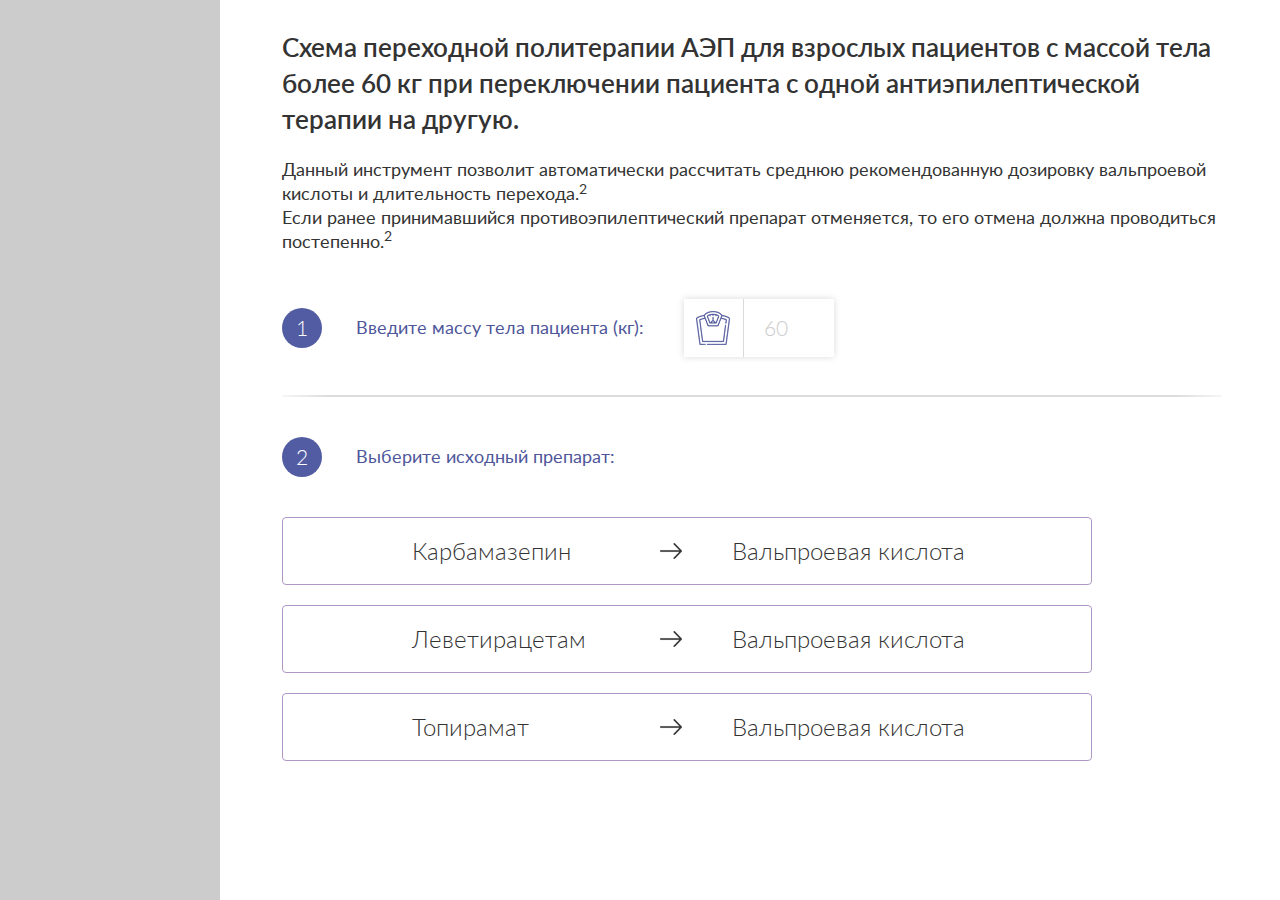
<file: dev/index.html>
<!doctype html>
<html class="no-js" lang="ru">

    <head>
        <meta charset="utf-8">
        <meta http-equiv="x-ua-compatible" content="ie=edge">
        <title>shema-pereclucheniya</title>
        <meta content="" name="description">
        <meta content="" name="keywords">
        <meta name="viewport" content="width=device-width, initial-scale=1">
        
        <meta content="telephone=no" name="format-detection">
        <meta name="HandheldFriendly" content="true">
        <link href="static/css/main.css" rel="stylesheet" type="text/css">
        
        
        <link rel="icon" type="image/png" href="favicon.png">
        <script>
            (function(H){H.className=H.className.replace(/\bno-js\b/,'js')})(document.documentElement)
        </script>
        
    </head>

    <body class="page">
        

        <div class="page-asider"></div>

        <div class="page__wrapp">
            <div class="page__vswrapp" id="test">
                
                <div class="static">
                	<h2 class="title__main">Схема переходной политерапии АЭП для взрослых пациентов с массой тела более 60 кг при переключении пациента с одной антиэпилептической терапии на другую. </h2>
                	<p class="desc__main" data-hide="">Данный инструмент позволит автоматически рассчитать среднюю рекомендованную дозировку вальпроевой кислоты и длительность перехода.<sup>2</sup> </p>
                	<p class="desc__main" data-hide=""> Если ранее принимавшийся противоэпилептический препарат отменяется, то его отмена должна проводиться постепенно.<sup>2</sup>
                	</p>
                
                	<div class="weight">
                		<div class="weight__item is-border">
                			<div class="weight__wrap">
                				<div class="static__num">1</div>
                				<span class="desc__blue js-text"  data-startText="Введите массу тела пациента (кг): "   data-finishText="Масса тела пациента (кг): " >Введите массу тела пациента (кг): </span>
                			</div>
                			<div class="weight__enter">
                				<div class="weight__pic">
                					<img src="static/img/content/libras.png" alt="libras" class="weight__img">
                				</div>
                				<input type="tel" name="weight" class="weight__input" maxlength="3" max="300" placeholder="60" >
                			</div>
                		</div>
                
                		<div class="weight__item" >
                			<div class="static__num">2</div>
                			<span class="desc__blue js-text"  data-startText="Выберите исходный препарат:"  data-finishText="Исходный препарат:"  >Выберите исходный препарат: </span>
                		</div>
                	</div>
                
                	<div class="choise">
                		<a href="#" class="choise__item " data-open="carbamazepin">
                			<div class="choise__from">Карбамазепин</div>
                			<div class="choise__to">Вальпроевая кислота</div>
                		</a>
                		<a href="#" class="choise__item" data-open="livenirazim">
                			<div class="choise__from">Леветирацетам</div>
                			<div class="choise__to">Вальпроевая кислота</div>
                		</a>
                		<a href="#" class="choise__item" data-open="topiramat">
                			<div class="choise__from">Топирамат</div>
                			<div class="choise__to">Вальпроевая кислота</div>
                		</a>
                	</div>
                
                
                </div>
                
                <div class="html2pdf__page-break"></div>
                
                <div class="choose">
                	<div class="choose__title">Схема переключения <sup>1,2,3</sup></div>
                
                	<div class="choose__item" id="carbamazepin">
                		<div class="choose__preparat" >
                			<div class="choose__preparat_from">Карбамазепин</div>
                			<div class="choose__preparat_arrow"></div>
                			<div class="choose__preparat_to">Вальпроевая кислота</div>
                		</div>
                		<div class="week" id="carbamazepinContent">
                
                			<div class="week__title">Недели</div>
                
                			<div class="week__item">
                				<div class="week__from">
                					<div class="week__from_cheet">
                						1000 мг <sup>4*</sup>
                					</div>
                				</div>
                				<div class="week__num mod-transparent"></div>
                				<div class="week__to">
                					<div class="week__to_cheet mod-transparent">
                						0 мг <sup>*</sup>
                					</div>
                				</div>
                			</div>
                
                			<div class="week__item">
                				<div class="week__from">
                					<div class="week__from_cheet">
                						1000 мг <sup>*</sup>
                					</div>
                				</div>
                				<div class="week__num ">1</div>
                				<div class="week__to">
                					<div class="week__to_cheet mod_w20">
                						250 мг <sup>*</sup>
                					</div>
                				</div>
                			</div>
                
                			<div class="week__item">
                				<div class="week__from">
                					<div class="week__from_cheet">
                						1000 мг <sup>*</sup>
                					</div>
                				</div>
                				<div class="week__num ">2</div>
                				<div class="week__to">
                					<div class="week__to_cheet mod_w30">
                						500 мг <sup>*</sup>
                					</div>
                				</div>
                			</div>
                
                			<div class="week__item">
                				<div class="week__from">
                					<div class="week__from_cheet">
                						1000 мг <sup>*</sup>
                					</div>
                				</div>
                				<div class="week__num ">3</div>
                				<div class="week__to">
                					<div class="week__to_cheet mod_w50">
                						750 мг <sup>*</sup>
                					</div>
                				</div>
                			</div>
                
                			<div class="week__item">
                				<div class="week__from">
                					<div class="week__from_cheet">
                						1000 мг <sup>*</sup>
                					</div>
                				</div>
                				<div class="week__num ">4</div>
                				<div class="week__to">
                					<div class="week__to_cheet mod_w60">
                						1000 мг <sup>*</sup>
                					</div>
                				</div>
                			</div>
                
                			<div class="week__item">
                				<div class="week__from">
                					<div class="week__from_cheet">
                						1000 мг <sup>*</sup>
                					</div>
                				</div>
                				<div class="week__num ">5</div>
                				<div class="week__to">
                					<div class="week__to_cheet mod_w80">
                						1250 мг <sup>*</sup>
                					</div>
                				</div>
                			</div>
                
                			<div class="week__item">
                				<div class="week__from">
                					<div class="week__from_cheet mod_w50">
                						800 мг <sup>*</sup>
                					</div>
                				</div>
                				<div class="week__num ">6</div>
                				<div class="week__to">
                					<div class="week__to_cheet">
                						<span>1500 мг</span> <sup>*</sup>
                					</div>
                				</div>
                			</div>
                
                			<div class="week__item">
                				<div class="week__from">
                					<div class="week__from_cheet mod_w50">
                						800 мг <sup>*</sup>
                					</div>
                				</div>
                				<div class="week__num ">7</div>
                				<div class="week__to">
                					<div class="week__to_cheet">
                						<span>1500 мг</span> <sup>*</sup>
                					</div>
                				</div>
                			</div>
                
                			<div class="week__item">
                				<div class="week__from">
                					<div class="week__from_cheet mod_w40">
                						600 мг <sup>*</sup>
                					</div>
                				</div>
                				<div class="week__num ">8</div>
                				<div class="week__to">
                					<div class="week__to_cheet">
                						<span>1500 мг</span> <sup>*</sup>
                					</div>
                				</div>
                			</div>
                
                			<div class="week__item">
                				<div class="week__from">
                					<div class="week__from_cheet mod_w40">
                						600 мг <sup>*</sup>
                					</div>
                				</div>
                				<div class="week__num ">9</div>
                				<div class="week__to">
                					<div class="week__to_cheet">
                						<span>1500 мг</span> <sup>*</sup>
                					</div>
                				</div>
                			</div>
                
                			<div class="week__item">
                				<div class="week__from">
                					<div class="week__from_cheet mod_w30">
                						400 мг <sup>*</sup>
                					</div>
                				</div>
                				<div class="week__num ">10</div>
                				<div class="week__to">
                					<div class="week__to_cheet">
                						<span>1500 мг</span> <sup>*</sup>
                					</div>
                				</div>
                			</div>
                
                			<div class="week__item">
                				<div class="week__from">
                					<div class="week__from_cheet mod_w30">
                						400 мг <sup>*</sup>
                					</div>
                				</div>
                				<div class="week__num ">11</div>
                				<div class="week__to">
                					<div class="week__to_cheet">
                						<span>1500 мг</span> <sup>*</sup>
                					</div>
                				</div>
                			</div>
                
                			<div class="week__item">
                				<div class="week__from">
                					<div class="week__from_cheet mod_w20">
                						200 мг <sup>*</sup>
                					</div>
                				</div>
                				<div class="week__num ">12</div>
                				<div class="week__to">
                					<div class="week__to_cheet">
                						<span>1500 мг</span> <sup>*</sup>
                					</div>
                				</div>
                			</div>
                
                			<div class="week__item">
                				<div class="week__from">
                					<div class="week__from_cheet mod_w20">
                						200 мг <sup>*</sup>
                					</div>
                				</div>
                				<div class="week__num ">13</div>
                				<div class="week__to">
                					<div class="week__to_cheet">
                						<span>1500 мг</span> <sup>*</sup>
                					</div>
                				</div>
                			</div>
                
                			<div class="week__item">
                				<div class="week__from">
                					<div class="week__from_cheet mod-transparent">
                						0 мг <sup>*</sup>
                					</div>
                				</div>
                				<div class="week__num  mod-transparent"></div>
                				<div class="week__to">
                					<div class="week__to_cheet">
                						<span>1500 мг</span> <sup>4*</sup>
                					</div>
                				</div>
                			</div>
                		</div>
                
                		<div class="html2pdf__page-break"></div>
                
                		<div class="is-center" data-hide="" >
                			<!-- <button class="btn"> РАспеЧатать</button> -->
                			<button class="btn" onclick="printDiv('test')" > РАспеЧатать</button>
                		</div>
                	</div>
                
                	<div class="choose__item" id="livenirazim">
                		<div class="choose__preparat" >
                			<div class="choose__preparat_from">Леветирацетам</div>
                			<div class="choose__preparat_arrow"></div>
                			<div class="choose__preparat_to">Вальпроевая кислота</div>
                		</div>
                		<div class="week" id="livenirazimContent">
                			<div class="week__title">Недели</div>
                
                			<div class="week__item">
                				<div class="week__from">
                					<div class="week__from_cheet">
                						1500 мг <sup>4*</sup>
                					</div>
                				</div>
                				<div class="week__num mod-transparent"></div>
                				<div class="week__to">
                					<div class="week__to_cheet mod-transparent">
                						0 мг <sup>*</sup>
                					</div>
                				</div>
                			</div>
                
                			<div class="week__item">
                				<div class="week__from">
                					<div class="week__from_cheet">
                						1500 мг <sup>*</sup>
                					</div>
                				</div>
                				<div class="week__num ">1</div>
                				<div class="week__to">
                					<div class="week__to_cheet mod_w20">
                						300 мг <sup>*</sup>
                					</div>
                				</div>
                			</div>
                
                			<div class="week__item">
                				<div class="week__from">
                					<div class="week__from_cheet">
                						1500 мг <sup>*</sup>
                					</div>
                				</div>
                				<div class="week__num ">2</div>
                				<div class="week__to">
                					<div class="week__to_cheet mod_w30">
                						600 мг <sup>*</sup>
                					</div>
                				</div>
                			</div>
                
                			<div class="week__item">
                				<div class="week__from">
                					<div class="week__from_cheet">
                						1500 мг <sup>*</sup>
                					</div>
                				</div>
                				<div class="week__num ">3</div>
                				<div class="week__to">
                					<div class="week__to_cheet mod_w50">
                						900 мг <sup>*</sup>
                					</div>
                				</div>
                			</div>
                
                			<div class="week__item">
                				<div class="week__from">
                					<div class="week__from_cheet">
                						1500 мг <sup>*</sup>
                					</div>
                				</div>
                				<div class="week__num ">4</div>
                				<div class="week__to">
                					<div class="week__to_cheet mod_w60">
                						1200 мг <sup>*</sup>
                					</div>
                				</div>
                			</div>
                
                			<div class="week__item">
                				<div class="week__from">
                					<div class="week__from_cheet  mod_w80">
                						1250 мг <sup>*</sup>
                					</div>
                				</div>
                				<div class="week__num ">5</div>
                				<div class="week__to">
                					<div class="week__to_cheet">
                						1500 мг <sup>*</sup>
                					</div>
                				</div>
                			</div>
                
                			<div class="week__item">
                				<div class="week__from">
                					<div class="week__from_cheet mod_w80">
                						1250 мг <sup>*</sup>
                					</div>
                				</div>
                				<div class="week__num ">6</div>
                				<div class="week__to">
                					<div class="week__to_cheet">
                						<span>1500 мг</span> <sup>*</sup>
                					</div>
                				</div>
                			</div>
                
                			<div class="week__item">
                				<div class="week__from">
                					<div class="week__from_cheet mod_w70">
                						1000 мг <sup>*</sup>
                					</div>
                				</div>
                				<div class="week__num ">7</div>
                				<div class="week__to">
                					<div class="week__to_cheet">
                						<span>1500 мг</span> <sup>*</sup>
                					</div>
                				</div>
                			</div>
                
                			<div class="week__item">
                				<div class="week__from">
                					<div class="week__from_cheet mod_w70">
                						1000 мг <sup>*</sup>
                					</div>
                				</div>
                				<div class="week__num ">8</div>
                				<div class="week__to">
                					<div class="week__to_cheet">
                						<span>1500 мг</span> <sup>*</sup>
                					</div>
                				</div>
                			</div>
                
                			<div class="week__item">
                				<div class="week__from">
                					<div class="week__from_cheet mod_w50">
                						750 мг <sup>*</sup>
                					</div>
                				</div>
                				<div class="week__num ">9</div>
                				<div class="week__to">
                					<div class="week__to_cheet">
                						<span>1500 мг</span> <sup>*</sup>
                					</div>
                				</div>
                			</div>
                
                			<div class="week__item">
                				<div class="week__from">
                					<div class="week__from_cheet mod_w50">
                						750 мг <sup>*</sup>
                					</div>
                				</div>
                				<div class="week__num ">10</div>
                				<div class="week__to">
                					<div class="week__to_cheet">
                						<span>1500 мг</span> <sup>*</sup>
                					</div>
                				</div>
                			</div>
                
                			<div class="week__item">
                				<div class="week__from">
                					<div class="week__from_cheet mod_w30">
                						500 мг <sup>*</sup>
                					</div>
                				</div>
                				<div class="week__num ">11</div>
                				<div class="week__to">
                					<div class="week__to_cheet">
                						<span>1500 мг</span> <sup>*</sup>
                					</div>
                				</div>
                			</div>
                
                			<div class="week__item">
                				<div class="week__from">
                					<div class="week__from_cheet mod_w30">
                						500 мг <sup>*</sup>
                					</div>
                				</div>
                				<div class="week__num ">12</div>
                				<div class="week__to">
                					<div class="week__to_cheet">
                						<span>1500 мг</span> <sup>*</sup>
                					</div>
                				</div>
                			</div>
                
                			<div class="week__item">
                				<div class="week__from">
                					<div class="week__from_cheet mod_w20">
                						250 мг <sup>*</sup>
                					</div>
                				</div>
                				<div class="week__num ">13</div>
                				<div class="week__to">
                					<div class="week__to_cheet">
                						<span>1500 мг</span> <sup>*</sup>
                					</div>
                				</div>
                			</div>
                
                			<div class="week__item">
                				<div class="week__from">
                					<div class="week__from_cheet mod_w20">
                						250 мг <sup>*</sup>
                					</div>
                				</div>
                				<div class="week__num ">14</div>
                				<div class="week__to">
                					<div class="week__to_cheet">
                						<span>1500 мг</span> <sup>*</sup>
                					</div>
                				</div>
                			</div>
                
                			<div class="week__item">
                				<div class="week__from">
                					<div class="week__from_cheet mod-transparent">
                						0 мг <sup>*</sup>
                					</div>
                				</div>
                				<div class="week__num  mod-transparent"></div>
                				<div class="week__to">
                					<div class="week__to_cheet">
                						<span>1500 мг</span> <sup>4*</sup>
                					</div>
                				</div>
                			</div>
                		</div>
                
                		<!-- <div class="html2pdf__page-break"></div> -->
                
                		<div class="is-center"  data-hide="">
                			<button class="btn"  onclick="printDiv('test')" > РАспеЧатать</button>
                		</div>
                	</div>
                
                	<div class="choose__item" id="topiramat">
                		<div class="choose__preparat" >
                			<div class="choose__preparat_from">Топирамат</div>
                			<div class="choose__preparat_arrow"></div>
                			<div class="choose__preparat_to">Вальпроевая кислота</div>
                		</div>
                		<div class="week" id="topiramatContent" >
                			<div class="week__title">Недели</div>
                
                			<div class="week__item">
                				<div class="week__from">
                					<div class="week__from_cheet">
                						300 мг <sup>4*</sup>
                					</div>
                				</div>
                				<div class="week__num mod-transparent"></div>
                				<div class="week__to">
                					<div class="week__to_cheet mod-transparent">
                						0 мг <sup>*</sup>
                					</div>
                				</div>
                			</div>
                
                			<div class="week__item">
                				<div class="week__from">
                					<div class="week__from_cheet">
                						300 мг <sup>*</sup>
                					</div>
                				</div>
                				<div class="week__num ">1</div>
                				<div class="week__to">
                					<div class="week__to_cheet mod_w40">
                						300 мг <sup>*</sup>
                					</div>
                				</div>
                			</div>
                
                			<div class="week__item">
                				<div class="week__from">
                					<div class="week__from_cheet">
                						300 мг <sup>*</sup>
                					</div>
                				</div>
                				<div class="week__num ">2</div>
                				<div class="week__to">
                					<div class="week__to_cheet mod_w60">
                						600 мг <sup>*</sup>
                					</div>
                				</div>
                			</div>
                
                			<div class="week__item">
                				<div class="week__from">
                					<div class="week__from_cheet">
                						300 мг <sup>*</sup>
                					</div>
                				</div>
                				<div class="week__num ">3</div>
                				<div class="week__to">
                					<div class="week__to_cheet mod_w70">
                						900 мг <sup>*</sup>
                					</div>
                				</div>
                			</div>
                
                			<div class="week__item">
                				<div class="week__from">
                					<div class="week__from_cheet">
                						300 мг <sup>*</sup>
                					</div>
                				</div>
                				<div class="week__num ">4</div>
                				<div class="week__to">
                					<div class="week__to_cheet mod_w80">
                						1200 мг <sup>*</sup>
                					</div>
                				</div>
                			</div>
                
                			<div class="week__item">
                				<div class="week__from">
                					<div class="week__from_cheet  mod_w80">
                						250 мг <sup>*</sup>
                					</div>
                				</div>
                				<div class="week__num ">5</div>
                				<div class="week__to">
                					<div class="week__to_cheet">
                						1500 мг <sup>*</sup>
                					</div>
                				</div>
                			</div>
                
                			<div class="week__item">
                				<div class="week__from">
                					<div class="week__from_cheet mod_w80">
                						250 мг <sup>*</sup>
                					</div>
                				</div>
                				<div class="week__num ">6</div>
                				<div class="week__to">
                					<div class="week__to_cheet">
                						<span>1500 мг</span> <sup>*</sup>
                					</div>
                				</div>
                			</div>
                
                			<div class="week__item">
                				<div class="week__from">
                					<div class="week__from_cheet mod_w70">
                						200 мг <sup>*</sup>
                					</div>
                				</div>
                				<div class="week__num ">7</div>
                				<div class="week__to">
                					<div class="week__to_cheet">
                						<span>1500 мг</span> <sup>*</sup>
                					</div>
                				</div>
                			</div>
                
                			<div class="week__item">
                				<div class="week__from">
                					<div class="week__from_cheet mod_w70">
                						200 мг <sup>*</sup>
                					</div>
                				</div>
                				<div class="week__num ">8</div>
                				<div class="week__to">
                					<div class="week__to_cheet">
                						<span>1500 мг</span> <sup>*</sup>
                					</div>
                				</div>
                			</div>
                
                			<div class="week__item">
                				<div class="week__from">
                					<div class="week__from_cheet mod_w50">
                						150 мг <sup>*</sup>
                					</div>
                				</div>
                				<div class="week__num ">9</div>
                				<div class="week__to">
                					<div class="week__to_cheet">
                						<span>1500 мг</span> <sup>*</sup>
                					</div>
                				</div>
                			</div>
                
                			<div class="week__item">
                				<div class="week__from">
                					<div class="week__from_cheet mod_w50">
                						150 мг <sup>*</sup>
                					</div>
                				</div>
                				<div class="week__num ">10</div>
                				<div class="week__to">
                					<div class="week__to_cheet">
                						<span>1500 мг</span> <sup>*</sup>
                					</div>
                				</div>
                			</div>
                
                			<div class="week__item">
                				<div class="week__from">
                					<div class="week__from_cheet mod_w30">
                						100 мг <sup>*</sup>
                					</div>
                				</div>
                				<div class="week__num ">11</div>
                				<div class="week__to">
                					<div class="week__to_cheet">
                						<span>1500 мг</span> <sup>*</sup>
                					</div>
                				</div>
                			</div>
                
                			<div class="week__item">
                				<div class="week__from">
                					<div class="week__from_cheet mod_w30">
                						100 мг <sup>*</sup>
                					</div>
                				</div>
                				<div class="week__num ">12</div>
                				<div class="week__to">
                					<div class="week__to_cheet">
                						<span>1500 мг</span> <sup>*</sup>
                					</div>
                				</div>
                			</div>
                
                			<div class="week__item">
                				<div class="week__from">
                					<div class="week__from_cheet mod_w20">
                						50 мг <sup>*</sup>
                					</div>
                				</div>
                				<div class="week__num ">13</div>
                				<div class="week__to">
                					<div class="week__to_cheet">
                						<span>1500 мг</span> <sup>*</sup>
                					</div>
                				</div>
                			</div>
                
                			<div class="week__item">
                				<div class="week__from">
                					<div class="week__from_cheet mod_w20">
                						50 мг <sup>*</sup>
                					</div>
                				</div>
                				<div class="week__num ">14</div>
                				<div class="week__to">
                					<div class="week__to_cheet">
                						<span>1500 мг</span> <sup>*</sup>
                					</div>
                				</div>
                			</div>
                
                			<div class="week__item">
                				<div class="week__from">
                					<div class="week__from_cheet mod-transparent">
                						0 мг <sup>*</sup>
                					</div>
                				</div>
                				<div class="week__num  mod-transparent"></div>
                				<div class="week__to">
                					<div class="week__to_cheet">
                						<span>1500 мг</span> <sup>4*</sup>
                					</div>
                				</div>
                			</div>
                		</div>
                
                		<!-- <div class="html2pdf__page-break"></div> -->
                
                		<div class="is-center"  data-hide="">
                			<button class="btn"  onclick="printDiv('test')" > РАспеЧатать</button>
                		</div>
                
                	</div>
                
                </div>                
                <footer class="shema_footer">
                	<ul class="simple__list">
                		<li class="simple__item">
                			<img class="simple__item_icon" src="static/img/content/icon-list.png" alt="list-icon">
                			<p class="desc__main">Хотя суточная доза определяется в зависимости от возраста и массы тела больного, следует принимать во внимание широкий спектр индивидуальной чувствительности к вальпроевой кислоте.<sup>2</sup></p>
                		</li>
                	</ul>
                
                	<div class="literature">
                		<h4 class="literature__title"> Источники:</h4>
                		<ul class="literature__list">
                			<li class="literature__item">B.F. Bourgeois. Epilepsy Res. 2002; 52(1): 53-60/</li>
                			<li class="literature__item">Инструкция по медицинскому применению препарата Депакин<sup>®</sup> Хроносфера от 12.07.2017 </li>
                			<li class="literature__item">Ковалева И.Ю. Выбор альтернативной монотерапии при эпилепсии. Эпилепсия и пароксизмальные состояния 2015, том 7, №4, с.50-57.</li>
                			<li class="literature__item">http://www.whocc.no/atc_ddd_index/ Дата обращения 29.01.2016.</li>
                		</ul>
                	</div>
                
                	<div class="footnote">
                		<p class="footnote__desc"><sup>&lowast;</sup> Использована “усредненная” суточная доза - defined daily dose, рекомендованная ВОЗ для стандартизированных расчетов.</p>
                		<p class="footnote__desc"><sup>&lowast;&lowast;</sup> При расчетах в качестве средней массы тела использовалась масса 75 кг.</p>
                		<p class="footnote__desc"> <sup>&lowast;&lowast;&lowast; </sup>МИНИСТЕРСТВО ЗДРАВООХРАНЕНИЯ И СОЦИАЛЬНОГО РАЗВИТИЯ РОССИЙСКОЙ ФЕДЕРАЦИИ ПРИКАЗ 28 февраля 2005 г. N 174 ОБ УТВЕРЖДЕНИИ СТАНДАРТА МЕДИЦИНСКОЙ ПОМОЩИ БОЛЬНЫМ ЭПИЛЕПСИЕЙ; National Institute for Health and Care Excellence (NICE). Epilepsies: diagnosis and management, Clinical guideline (CG137), Published: 11 January 2012, Last updated February 2016 (nice.org.uk/cg137, дата обращения 27.05.2016); - В.В. Калинин, Психиатрия и психофармакотерапия им. П.Б. Ганнушкина. 2003; 03: 126 - 130.</p>
                	</div>
                	<div class="ru-nomeric">SARU.VPA.18.02.0269.</div>
                </footer>            </div>
        </div>

        <div class="page-popup">
            <div class="page-window">
                <p class="popup__desc">Пожалуйста, укажите вес <br> от 60 кг</p>
                <button class="popup__btn">Ввод</button>
            </div>
        </div>

        <script src="static/js/separate-js/html2pdf.bundle.min.js"></script>
        <script src="static/js/main.js"></script>


        <script type="text/javascript">




        </script>
    </body>

</html>
</file>
<file: dev/static/css/main.css>
/*! normalize.css v7.0.0 | MIT License | github.com/necolas/normalize.css */
/* Document
   ========================================================================== */
/**
 * 1. Correct the line height in all browsers.
 * 2. Prevent adjustments of font size after orientation changes in
 *    IE on Windows Phone and in iOS.
 */
html {
  line-height: 1.15;
  /* 1 */
  -ms-text-size-adjust: 100%;
  /* 2 */
  -webkit-text-size-adjust: 100%;
  /* 2 */
}

/* Sections
   ========================================================================== */
/**
 * Remove the margin in all browsers (opinionated).
 */
body {
  margin: 0;
}

/**
 * Add the correct display in IE 9-.
 */
article,
aside,
footer,
header,
nav,
section {
  display: block;
}

/**
 * Correct the font size and margin on `h1` elements within `section` and
 * `article` contexts in Chrome, Firefox, and Safari.
 */
h1 {
  font-size: 2em;
  margin: 0.67em 0;
}

/* Grouping content
   ========================================================================== */
/**
 * Add the correct display in IE 9-.
 * 1. Add the correct display in IE.
 */
figcaption,
figure,
main {
  /* 1 */
  display: block;
}

/**
 * Add the correct margin in IE 8.
 */
figure {
  margin: 1em 40px;
}

/**
 * 1. Add the correct box sizing in Firefox.
 * 2. Show the overflow in Edge and IE.
 */
hr {
  box-sizing: content-box;
  /* 1 */
  height: 0;
  /* 1 */
  overflow: visible;
  /* 2 */
}

/**
 * 1. Correct the inheritance and scaling of font size in all browsers.
 * 2. Correct the odd `em` font sizing in all browsers.
 */
pre {
  font-family: monospace, monospace;
  /* 1 */
  font-size: 1em;
  /* 2 */
}

/* Text-level semantics
   ========================================================================== */
/**
 * 1. Remove the gray background on active links in IE 10.
 * 2. Remove gaps in links underline in iOS 8+ and Safari 8+.
 */
a {
  background-color: transparent;
  /* 1 */
  -webkit-text-decoration-skip: objects;
  /* 2 */
}

/**
 * 1. Remove the bottom border in Chrome 57- and Firefox 39-.
 * 2. Add the correct text decoration in Chrome, Edge, IE, Opera, and Safari.
 */
abbr[title] {
  border-bottom: none;
  /* 1 */
  text-decoration: underline;
  /* 2 */
  text-decoration: underline dotted;
  /* 2 */
}

/**
 * Prevent the duplicate application of `bolder` by the next rule in Safari 6.
 */
b,
strong {
  font-weight: inherit;
}

/**
 * Add the correct font weight in Chrome, Edge, and Safari.
 */
b,
strong {
  font-weight: bolder;
}

/**
 * 1. Correct the inheritance and scaling of font size in all browsers.
 * 2. Correct the odd `em` font sizing in all browsers.
 */
code,
kbd,
samp {
  font-family: monospace, monospace;
  /* 1 */
  font-size: 1em;
  /* 2 */
}

/**
 * Add the correct font style in Android 4.3-.
 */
dfn {
  font-style: italic;
}

/**
 * Add the correct background and color in IE 9-.
 */
mark {
  background-color: #ff0;
  color: #000;
}

/**
 * Add the correct font size in all browsers.
 */
small {
  font-size: 80%;
}

/**
 * Prevent `sub` and `sup` elements from affecting the line height in
 * all browsers.
 */
sub,
sup {
  font-size: 75%;
  line-height: 0;
  position: relative;
  vertical-align: baseline;
}

sub {
  bottom: -0.25em;
}

sup {
  top: -0.5em;
}

/* Embedded content
   ========================================================================== */
/**
 * Add the correct display in IE 9-.
 */
audio,
video {
  display: inline-block;
}

/**
 * Add the correct display in iOS 4-7.
 */
audio:not([controls]) {
  display: none;
  height: 0;
}

/**
 * Remove the border on images inside links in IE 10-.
 */
img {
  border-style: none;
}

/**
 * Hide the overflow in IE.
 */
svg:not(:root) {
  overflow: hidden;
}

/* Forms
   ========================================================================== */
/**
 * 1. Change the font styles in all browsers (opinionated).
 * 2. Remove the margin in Firefox and Safari.
 */
button,
input,
optgroup,
select,
textarea {
  font-family: sans-serif;
  /* 1 */
  font-size: 100%;
  /* 1 */
  line-height: 1.15;
  /* 1 */
  margin: 0;
  /* 2 */
}

/**
 * Show the overflow in IE.
 * 1. Show the overflow in Edge.
 */
button,
input {
  /* 1 */
  overflow: visible;
}

/**
 * Remove the inheritance of text transform in Edge, Firefox, and IE.
 * 1. Remove the inheritance of text transform in Firefox.
 */
button,
select {
  /* 1 */
  text-transform: none;
}

/**
 * 1. Prevent a WebKit bug where (2) destroys native `audio` and `video`
 *    controls in Android 4.
 * 2. Correct the inability to style clickable types in iOS and Safari.
 */
button,
html [type="button"],
[type="reset"],
[type="submit"] {
  -webkit-appearance: button;
  /* 2 */
}

/**
 * Remove the inner border and padding in Firefox.
 */
button::-moz-focus-inner,
[type="button"]::-moz-focus-inner,
[type="reset"]::-moz-focus-inner,
[type="submit"]::-moz-focus-inner {
  border-style: none;
  padding: 0;
}

/**
 * Restore the focus styles unset by the previous rule.
 */
button:-moz-focusring,
[type="button"]:-moz-focusring,
[type="reset"]:-moz-focusring,
[type="submit"]:-moz-focusring {
  outline: 1px dotted ButtonText;
}

/**
 * Correct the padding in Firefox.
 */
fieldset {
  padding: 0.35em 0.75em 0.625em;
}

/**
 * 1. Correct the text wrapping in Edge and IE.
 * 2. Correct the color inheritance from `fieldset` elements in IE.
 * 3. Remove the padding so developers are not caught out when they zero out
 *    `fieldset` elements in all browsers.
 */
legend {
  box-sizing: border-box;
  /* 1 */
  color: inherit;
  /* 2 */
  display: table;
  /* 1 */
  max-width: 100%;
  /* 1 */
  padding: 0;
  /* 3 */
  white-space: normal;
  /* 1 */
}

/**
 * 1. Add the correct display in IE 9-.
 * 2. Add the correct vertical alignment in Chrome, Firefox, and Opera.
 */
progress {
  display: inline-block;
  /* 1 */
  vertical-align: baseline;
  /* 2 */
}

/**
 * Remove the default vertical scrollbar in IE.
 */
textarea {
  overflow: auto;
}

/**
 * 1. Add the correct box sizing in IE 10-.
 * 2. Remove the padding in IE 10-.
 */
[type="checkbox"],
[type="radio"] {
  box-sizing: border-box;
  /* 1 */
  padding: 0;
  /* 2 */
}

/**
 * Correct the cursor style of increment and decrement buttons in Chrome.
 */
[type="number"]::-webkit-inner-spin-button,
[type="number"]::-webkit-outer-spin-button {
  height: auto;
}

/**
 * 1. Correct the odd appearance in Chrome and Safari.
 * 2. Correct the outline style in Safari.
 */
[type="search"] {
  -webkit-appearance: textfield;
  /* 1 */
  outline-offset: -2px;
  /* 2 */
}

/**
 * Remove the inner padding and cancel buttons in Chrome and Safari on macOS.
 */
[type="search"]::-webkit-search-cancel-button,
[type="search"]::-webkit-search-decoration {
  -webkit-appearance: none;
}

/**
 * 1. Correct the inability to style clickable types in iOS and Safari.
 * 2. Change font properties to `inherit` in Safari.
 */
::-webkit-file-upload-button {
  -webkit-appearance: button;
  /* 1 */
  font: inherit;
  /* 2 */
}

/* Interactive
   ========================================================================== */
/*
 * Add the correct display in IE 9-.
 * 1. Add the correct display in Edge, IE, and Firefox.
 */
details,
menu {
  display: block;
}

/*
 * Add the correct display in all browsers.
 */
summary {
  display: list-item;
}

/* Scripting
   ========================================================================== */
/**
 * Add the correct display in IE 9-.
 */
canvas {
  display: inline-block;
}

/**
 * Add the correct display in IE.
 */
template {
  display: none;
}

/* Hidden
   ========================================================================== */
/**
 * Add the correct display in IE 10-.
 */
[hidden] {
  display: none;
}

/* Your custom fonts here */
@font-face {
  font-family: "lato-thin";
  src: url("../fonts/lato-thin.woff2") format("woff2"), url("../fonts/lato-thin.woff") format("woff");
  font-weight: normal;
  font-style: normal;
}

@font-face {
  font-family: "lato-semibold-webfont";
  src: url("../fonts/lato-semibold-webfont.woff2") format("woff2"), url("../fonts/lato-semibold-webfont.woff") format("woff");
  font-weight: normal;
  font-style: normal;
}

@font-face {
  font-family: "lato-regular-webfont";
  src: url("../fonts/lato-regular-webfont.woff2") format("woff2"), url("../fonts/lato-regular-webfont.woff") format("woff");
  font-weight: normal;
  font-style: normal;
}

@font-face {
  font-family: "lato-medium-webfont";
  src: url("../fonts/lato-medium-webfont.woff2") format("woff2"), url("../fonts/lato-medium-webfont.woff") format("woff");
  font-weight: normal;
  font-style: normal;
}

@font-face {
  font-family: "lato-light";
  src: url("../fonts/lato-light.woff2") format("woff2"), url("../fonts/lato-light.woff") format("woff");
  font-weight: normal;
  font-style: normal;
}

@font-face {
  font-family: "lato-italic-webfont";
  src: url("../fonts/lato-italic-webfont.woff2") format("woff2"), url("../fonts/lato-italic-webfont.woff") format("woff");
  font-weight: normal;
  font-style: normal;
}

@font-face {
  font-family: "lato-hairline";
  src: url("../fonts/lato-hairline.woff2") format("woff2"), url("../fonts/lato-hairline.woff") format("woff");
  font-weight: normal;
  font-style: normal;
}

@font-face {
  font-family: "lato-bold-webfont";
  src: url("../fonts/lato-bold-webfont.woff2") format("woff2"), url("../fonts/lato-bold-webfont.woff") format("woff");
  font-weight: normal;
  font-style: normal;
}

html ::-moz-selection {
  background: rgba(0, 0, 0, 0.2);
  color: #fff;
}

html ::selection {
  background: rgba(0, 0, 0, 0.2);
  color: #fff;
}

html ::-moz-selection {
  background: rgba(0, 0, 0, 0.2);
  color: #fff;
}

html, body {
  height: 100%;
}

body {
  color: #000;
  font-family: 'lato-regular-webfont', Arial, sans-serif;
}

.page-asider {
  position: relative;
  display: inline-block;
  vertical-align: top;
  width: 220px;
  height: 100%;
  background-color: #ccc;
}

@media only screen and (max-width: 1024px) {
  .page-asider {
    display: none;
  }
}

.page__wrapp {
  width: calc(100% - 225px);
  display: inline-block;
  vertical-align: top;
}

@media only screen and (max-width: 1024px) {
  .page__wrapp {
    width: 100%;
  }
}

@media print {
  .page__wrapp {
    width: 100%;
  }
  .page-asider {
    display: none;
  }
  .weight__item.is-border {
    padding-bottom: 0;
  }
}

.page__vswrapp {
  width: 100%;
  max-width: 980px;
  padding: 0 20px;
  margin: 30px auto;
  box-sizing: border-box;
}

* html .page__wrapper {
  height: 100%;
}

a {
  text-decoration: none;
  outline: none;
}

h1, h2, h3, h4, h5, h6 {
  margin: 0 0 .8em;
  font-weight: normal;
  line-height: 1.1;
}

h1 {
  font-size: 2em;
}

h2 {
  font-size: 1.8em;
}

h3 {
  font-size: 1.6em;
}

h4 {
  font-size: 1.5em;
}

h5 {
  font-size: 1.4em;
}

h6 {
  font-size: 1.3em;
}

b, strong {
  font-weight: normal;
}

p {
  margin: 0;
}

.btn {
  display: inline-block;
  vertical-align: top;
  width: 260px;
  max-width: 100%;
  left: 60px;
  text-align: center;
  line-height: 60px;
  text-transform: uppercase;
  font-size: 14px;
  background-color: #525ca3;
  border: none;
  outline: none;
  padding: 0;
  margin: 0;
  border-radius: 4px;
  color: #fff;
  cursor: pointer;
  font-family: 'lato-regular-webfont', Arial, sans-serif;
  -webkit-transition: 0.4s;
  transition: 0.4s;
}

@media only screen and (max-width: 700px) {
  .btn {
    line-height: 36px;
    font-size: 16px;
  }
}

@media only screen and (max-width: 650px) {
  .btn {
    font-size: 12px;
  }
}

.btn:hover {
  box-shadow: 0 0 6px rgba(83, 92, 161, 0.4);
}

/*-- title -*/
.title__main {
  font-size: 26px;
  line-height: 1.38;
  color: #333;
  font-family: 'lato-semibold-webfont', Arial, sans-serif;
}

@media only screen and (max-width: 700px) {
  .title__main {
    font-size: 18px;
  }
}

/*- desc -*/
.desc__main {
  font-size: 18px;
  color: #333;
  line-height: 1.33;
  font-family: 'lato-regular-webfont', Arial, sans-serif;
}

@media only screen and (max-width: 700px) {
  .desc__main {
    font-size: 14px;
  }
}

.desc__blue {
  font-size: 18px;
  line-height: 1.66;
  color: #4e569a;
  font-family: 'lato-regular-webfont', Arial, sans-serif;
}

@media only screen and (max-width: 700px) {
  .desc__blue {
    font-size: 14px;
  }
}

.is-center {
  text-align: center;
}

.ru-nomeric {
  font-size: 14px;
  color: #333;
  font-family: 'lato-regular-webfont', Arial, sans-serif;
}

@media only screen and (max-width: 700px) {
  .ru-nomeric {
    font-size: 12px;
  }
}

.page-popup {
  position: fixed;
  top: 0;
  bottom: 0;
  left: 0;
  right: 0;
  display: none;
}

.page-popup.is-active {
  display: block;
}

.page-window {
  position: absolute;
  top: 50%;
  left: 50%;
  -webkit-transform: translate(-50%, -50%);
          transform: translate(-50%, -50%);
  width: 466px;
  max-width: 100%;
  padding: 40px 20px;
  background-color: #fff;
  box-shadow: 0px 2px 15px 0px rgba(0, 0, 0, 0.15);
  text-align: center;
}

.popup__desc {
  font-size: 24px;
  line-height: 1.25;
  margin: 0;
  color: #4e569a;
  font-family: 'lato-regular-webfont', Arial, sans-serif;
}

.popup__btn {
  display: inline-block;
  vertical-align: top;
  margin-top: 20px;
  padding: 0 20px;
  height: 60px;
  width: 258px;
  max-width: 100%;
  line-height: 60px;
  text-transform: uppercase;
  font-size: 14px;
  color: #fff;
  letter-spacing: .075em;
  border: none;
  outline: none;
  border-radius: 4px;
  background-color: #4e569a;
  cursor: pointer;
  -webkit-transition: 0.4s;
  transition: 0.4s;
}

.popup__btn:hover {
  opacity: .8;
}

.choose {
  margin-top: 60px;
  display: none;
}

@media only screen and (max-width: 700px) {
  .choose {
    margin-top: 30px;
  }
}

.choose.is-active {
  display: block;
}

.choose__title {
  font-size: 26px;
  color: #4e569a;
  line-height: .8;
  margin-bottom: 36px;
  text-align: center;
  font-family: 'lato-semibold-webfont', Arial, sans-serif;
}

@media only screen and (max-width: 700px) {
  .choose__title {
    font-size: 18px;
    margin-bottom: 20px;
  }
}

.choose__title sup {
  font-size: 50%;
}

.choose__item {
  display: none;
}

.choose__preparat {
  width: 100%;
  display: -webkit-box;
  display: -ms-flexbox;
  display: flex;
  -webkit-box-align: center;
      -ms-flex-align: center;
          align-items: center;
  -webkit-box-pack: justify;
      -ms-flex-pack: justify;
          justify-content: space-between;
  font-size: 0;
  margin-bottom: 20px;
}

.choose__preparat_from {
  font-size: 21px;
  margin-right: 30px;
  letter-spacing: -.032em;
  color: #be006b;
  font-family: 'lato-light', Arial, sans-serif;
}

@media only screen and (max-width: 450px) {
  .choose__preparat_from {
    font-size: 12px;
    margin-right: 14px;
  }
}

.choose__preparat_to {
  font-size: 21px;
  margin-left: 30px;
  letter-spacing: -.032em;
  color: #ae97c4;
  font-family: 'lato-light', Arial, sans-serif;
}

@media only screen and (max-width: 450px) {
  .choose__preparat_to {
    font-size: 12px;
    margin-left: 14px;
  }
}

.choose__preparat_arrow {
  position: relative;
  margin-top: 1px;
  height: 1px;
  -webkit-box-flex: 1;
      -ms-flex: 1 1 auto;
          flex: 1 1 auto;
  background-color: #ccc;
}

.choose__preparat_arrow:after {
  content: '';
  position: absolute;
  right: -4px;
  top: 0;
  -webkit-transform: translate(50%, -38%);
          transform: translate(50%, -38%);
  width: 0px;
  height: 0px;
  border-style: solid;
  border-width: 3.5px 0 3.5px 11px;
  border-color: transparent transparent transparent #ccc;
}

.choose.is-print {
  margin-top: 0;
  width: 100%;
  min-width: 600px;
}

.choose.is-print .week__to_cheet,
.choose.is-print .week__from_cheet {
  height: 35px;
}

.choose.is-print .week__item {
  height: 35px;
  line-height: 35px;
  margin-top: 10px;
}

.choose.is-print .choose__title {
  font-size: 22px;
  margin-bottom: 12px;
}

.week {
  font-size: 18px;
  color: #333;
  margin-bottom: 60px;
  text-align: center;
  font-family: 'lato-light', Arial, sans-serif;
}

@media only screen and (max-width: 700px) {
  .week {
    margin-bottom: 40px;
  }
}

@media only screen and (max-width: 650px) {
  .week {
    margin-bottom: 24px;
  }
}

.week__item {
  margin-top: 15px;
  display: -webkit-box;
  display: -ms-flexbox;
  display: flex;
  -webkit-box-align: center;
      -ms-flex-align: center;
          align-items: center;
  -webkit-box-pack: center;
      -ms-flex-pack: center;
          justify-content: center;
}

.week__from {
  display: -webkit-box;
  display: -ms-flexbox;
  display: flex;
  -webkit-box-pack: end;
      -ms-flex-pack: end;
          justify-content: flex-end;
  width: calc(50% - 30px);
}

.week__from_cheet {
  display: -webkit-box;
  display: -ms-flexbox;
  display: flex;
  -webkit-box-pack: end;
      -ms-flex-pack: end;
          justify-content: flex-end;
  -webkit-box-align: center;
      -ms-flex-align: center;
          align-items: center;
  padding-right: 10px;
  width: 66%;
  height: 44px;
  background-color: #be006b;
  color: #fff;
  font-size: 24px;
  line-height: 44px;
  font-family: 'lato-light', Arial, sans-serif;
}

@media only screen and (max-width: 700px) {
  .week__from_cheet {
    font-size: 12px;
    line-height: 24px;
    height: 24px;
  }
}

@media only screen and (max-width: 450px) {
  .week__from_cheet {
    width: 80%;
    padding-right: 3px;
  }
}

.week__from_cheet.mod-transparent {
  background-color: transparent;
  color: #be006b;
}

.week__to {
  display: -webkit-box;
  display: -ms-flexbox;
  display: flex;
  -webkit-box-pack: start;
      -ms-flex-pack: start;
          justify-content: flex-start;
  width: calc(50% - 30px);
}

.week__to_cheet {
  display: -webkit-box;
  display: -ms-flexbox;
  display: flex;
  -webkit-box-pack: start;
      -ms-flex-pack: start;
          justify-content: flex-start;
  -webkit-box-align: center;
      -ms-flex-align: center;
          align-items: center;
  padding-left: 10px;
  width: 100%;
  height: 44px;
  background-color: #ae97c4;
  color: #fff;
  font-size: 24px;
  line-height: 44px;
  font-family: 'lato-light', Arial, sans-serif;
}

@media only screen and (max-width: 700px) {
  .week__to_cheet {
    font-size: 12px;
    line-height: 24px;
    height: 24px;
  }
}

.week__to_cheet.mod-transparent {
  background-color: transparent;
  color: #ae97c4;
}

.week__num {
  display: inline-block;
  vertical-align: top;
  width: 40px;
  height: 40px;
  background-color: #e6e6e6;
  color: #333;
  font-size: 21px;
  line-height: 40px;
  text-align: center;
  border-radius: 40px;
  margin: 0 14px;
  font-family: 'lato-regular-webfont', Arial, sans-serif;
}

@media only screen and (max-width: 700px) {
  .week__num {
    font-size: 12px;
    line-height: 24px;
    height: 24px;
    width: 24px;
  }
}

.week__num.mod-transparent {
  background-color: transparent;
}

.week sup {
  top: -.2em;
  font-size: 70%;
}

.week .mod_w20 {
  width: 20%;
  min-width: 96px;
}

@media only screen and (max-width: 700px) {
  .week .mod_w20 {
    min-width: 50px;
  }
}

@media only screen and (max-width: 600px) {
  .week .mod_w20 {
    min-width: 44px;
  }
}

.week .mod_w30 {
  width: 30%;
  min-width: 100px;
}

@media only screen and (max-width: 1080px) {
  .week .mod_w30 {
    width: 34%;
  }
}

@media only screen and (max-width: 600px) {
  .week .mod_w30 {
    min-width: 50px;
  }
}

.week .mod_w40 {
  width: 40%;
  min-width: 106px;
}

@media only screen and (max-width: 600px) {
  .week .mod_w40 {
    min-width: 58px;
  }
}

.week .mod_w50 {
  width: 50%;
}

@media only screen and (max-width: 600px) {
  .week .mod_w50 {
    min-width: 64px;
  }
}

.week .mod_w60 {
  width: 60%;
}

@media only screen and (max-width: 600px) {
  .week .mod_w60 {
    min-width: 72px;
  }
}

.week .mod_w70 {
  width: 70%;
}

.week .mod_w80 {
  width: 80%;
}

.week .mod_w90 {
  width: 90%;
}

#livenirazim .week__from_cheet {
  width: 100%;
}

#livenirazim .mod_w20 {
  width: 20%;
  min-width: 96px;
}

@media only screen and (max-width: 700px) {
  #livenirazim .mod_w20 {
    min-width: 50px;
  }
}

@media only screen and (max-width: 600px) {
  #livenirazim .mod_w20 {
    min-width: 44px;
  }
}

#livenirazim .mod_w30 {
  width: 30%;
}

@media only screen and (max-width: 1080px) {
  #livenirazim .mod_w30 {
    width: 34%;
  }
}

#livenirazim .mod_w40 {
  width: 40%;
}

#livenirazim .mod_w50 {
  width: 50%;
}

#livenirazim .mod_w60 {
  width: 60%;
}

#livenirazim .mod_w70 {
  width: 70%;
}

#livenirazim .mod_w80 {
  width: 80%;
}

#livenirazim .mod_w90 {
  width: 90%;
}

#topiramat .week__from_cheet {
  width: 44%;
}

@media only screen and (max-width: 780px) {
  #topiramat .week__from_cheet {
    width: 52%;
  }
}

@media only screen and (max-width: 600px) {
  #topiramat .week__from_cheet {
    min-width: 78px;
  }
}

#topiramat .week__from_cheet.mod_w20 {
  width: 22%;
  min-width: 72px;
}

@media only screen and (max-width: 780px) {
  #topiramat .week__from_cheet.mod_w20 {
    width: 26%;
  }
}

@media only screen and (max-width: 600px) {
  #topiramat .week__from_cheet.mod_w20 {
    min-width: 46px;
  }
}

#topiramat .week__from_cheet.mod_w30 {
  width: 25%;
  min-width: 85px;
}

@media only screen and (max-width: 780px) {
  #topiramat .week__from_cheet.mod_w30 {
    width: 28%;
  }
}

@media only screen and (max-width: 710px) {
  #topiramat .week__from_cheet.mod_w30 {
    width: 29%;
  }
}

@media only screen and (max-width: 600px) {
  #topiramat .week__from_cheet.mod_w30 {
    min-width: 52px;
  }
}

#topiramat .week__from_cheet.mod_w40 {
  width: 26%;
}

@media only screen and (max-width: 780px) {
  #topiramat .week__from_cheet.mod_w40 {
    width: 30%;
  }
}

#topiramat .week__from_cheet.mod_w50 {
  width: 30%;
  min-width: 86px;
}

@media only screen and (max-width: 780px) {
  #topiramat .week__from_cheet.mod_w50 {
    width: 32%;
  }
}

@media only screen and (max-width: 600px) {
  #topiramat .week__from_cheet.mod_w50 {
    min-width: 58px;
  }
}

#topiramat .week__from_cheet.mod_w60 {
  width: 34%;
}

@media only screen and (max-width: 780px) {
  #topiramat .week__from_cheet.mod_w60 {
    width: 36%;
  }
}

#topiramat .week__from_cheet.mod_w70 {
  width: 37%;
  min-width: 88px;
}

@media only screen and (max-width: 780px) {
  #topiramat .week__from_cheet.mod_w70 {
    width: 38%;
  }
}

@media only screen and (max-width: 600px) {
  #topiramat .week__from_cheet.mod_w70 {
    min-width: 64px;
  }
}

#topiramat .week__from_cheet.mod_w80 {
  width: 40%;
}

@media only screen and (max-width: 600px) {
  #topiramat .week__from_cheet.mod_w80 {
    min-width: 74px;
  }
}

#topiramat .week__from_cheet.mod_w90 {
  width: 44%;
}

@media only screen and (max-width: 780px) {
  #topiramat .week__from_cheet.mod_w90 {
    width: 42%;
  }
}

.shema_footer {
  margin-top: 30px;
  display: none;
}

@media only screen and (max-width: 700px) {
  .shema_footer {
    margin-top: 30px;
  }
}

.shema_footer.is-active {
  display: block;
}

.shema_footer.is-print {
  margin-top: 70px;
}

.simple__list {
  margin: 0 0 70px;
  padding: 0;
  list-style-type: none;
}

@media only screen and (max-width: 700px) {
  .simple__list {
    margin-bottom: 30px;
  }
}

.simple__item {
  display: -webkit-box;
  display: -ms-flexbox;
  display: flex;
}

.simple__item_icon {
  width: 39px;
  min-width: 39px;
  height: 39px;
  display: inline-block;
  vertical-align: top;
  margin-right: 40px;
  -webkit-box-flex: 0;
      -ms-flex: 0 1 auto;
          flex: 0 1 auto;
}

@media only screen and (max-width: 700px) {
  .simple__item_icon {
    margin-right: 20px;
  }
}

.literature__title {
  font-size: 20px;
  margin-bottom: 20px;
  color: #333;
  font-family: 'lato-medium-webfont', Arial, sans-serif;
}

@media only screen and (max-width: 500px) {
  .literature__title {
    font-size: 12px;
    margin-bottom: 10px;
  }
}

.literature__list {
  font-size: 0;
  padding: 0;
  margin: 0 0 20px 20px;
  list-style-type: decimal;
}

.literature__item {
  font-size: 14px;
  margin-bottom: 10px;
  padding-left: 10px;
  color: #333;
  font-family: 'lato-regular-webfont', Arial, sans-serif;
  font-style: italic;
}

@media only screen and (max-width: 700px) {
  .literature__item {
    font-size: 12px;
  }
}

.footnote {
  padding: 0 0 0 30px;
  margin-bottom: 20px;
}

.footnote__desc {
  font-size: 14px;
  line-height: 1.7;
  font-family: 'lato-regular-webfont', Arial, sans-serif;
  font-style: italic;
}

@media only screen and (max-width: 700px) {
  .footnote__desc {
    font-size: 12px;
  }
}

.static__num {
  display: inline-block;
  vertical-align: top;
  width: 40px;
  height: 40px;
  margin-right: 34px;
  border-radius: 100%;
  background-color: #525ca3;
  text-align: center;
  line-height: 40px;
  color: #fff;
  font-size: 21px;
  font-family: 'lato-light', Arial, sans-serif;
}

@media only screen and (max-width: 700px) {
  .static__num {
    width: 28px;
    height: 28px;
    line-height: 28px;
    margin-right: 10px;
  }
}

.weight {
  position: relative;
  margin-top: 5px;
}

.weight__item {
  position: relative;
  display: -webkit-box;
  display: -ms-flexbox;
  display: flex;
  -webkit-box-align: center;
      -ms-flex-align: center;
          align-items: center;
  padding: 40px 0;
}

@media only screen and (max-width: 700px) {
  .weight__item {
    padding: 10px 0;
    -ms-flex-wrap: wrap;
        flex-wrap: wrap;
  }
}

.weight__item.is-border:after {
  content: '';
  position: absolute;
  bottom: 0;
  left: 0;
  right: 0;
  height: 2px;
  background: -webkit-linear-gradient(left, #f6f6f6 0%, gainsboro 5%, gainsboro 51%, gainsboro 95%, #f6f6f6 100%);
  background: linear-gradient(to right, #f6f6f6 0%, gainsboro 5%, gainsboro 51%, gainsboro 95%, #f6f6f6 100%);
}

.weight__wrap {
  display: -webkit-box;
  display: -ms-flexbox;
  display: flex;
  -webkit-box-align: center;
      -ms-flex-align: center;
          align-items: center;
}

@media only screen and (max-width: 700px) {
  .weight__wrap {
    -webkit-box-flex: 0;
        -ms-flex: 0 1 100%;
            flex: 0 1 100%;
    margin-bottom: 10px;
  }
}

.weight__enter {
  display: inline-block;
  vertical-align: top;
  height: 58px;
  width: 150px;
  font-size: 0;
  box-shadow: 0px 0px 6.58px 0.42px rgba(203, 203, 203, 0.75);
  margin-left: 40px;
}

@media only screen and (max-width: 700px) {
  .weight__enter {
    margin-left: 50px;
  }
}

.weight__pic {
  position: relative;
  display: inline-block;
  vertical-align: top;
  height: 100%;
  width: 60px;
  text-align: center;
  border-right: 1px solid #dadada;
  box-sizing: border-box;
}

.weight__img {
  position: absolute;
  top: 50%;
  left: 50%;
  -webkit-transform: translate(-50%, -50%);
          transform: translate(-50%, -50%);
}

.weight__input {
  display: inline-block;
  vertical-align: top;
  height: 100%;
  width: calc(100% - 60px);
  border: none;
  outline: none;
  background-color: #fff;
  color: #000;
  font-size: 21px;
  padding: 0 20px;
  font-family: 'lato-light', Arial, sans-serif;
  box-sizing: border-box;
}

.weight__input::-webkit-input-placeholder {
  color: #ccc;
}

.weight__input:-ms-input-placeholder {
  color: #ccc;
}

.weight__input::placeholder {
  color: #ccc;
}

.weight__print {
  font-size: 1.3em;
  display: inline-block;
  margin: 0 16px;
  color: #4e569a;
  font-family: 'lato-bold-webfont', Arial, sans-serif;
}

.choise {
  width: 100%;
  max-width: 810px;
  display: inline-block;
  vertical-align: top;
}

@media only screen and (max-width: 700px) {
  .choise {
    margin-top: 10px;
  }
}

.choise__item {
  display: -webkit-box;
  display: -ms-flexbox;
  display: flex;
  -webkit-box-align: center;
      -ms-flex-align: center;
          align-items: center;
  -webkit-box-pack: center;
      -ms-flex-pack: center;
          justify-content: center;
  background-color: #fff;
  border-radius: 4px;
  border: 1px solid #ae97c4;
  margin-bottom: 20px;
  -webkit-transition: 0.4s;
  transition: 0.4s;
}

@media only screen and (max-width: 700px) {
  .choise__item {
    margin-bottom: 10px;
  }
}

.choise__item.is-active, .choise__item:hover {
  background-color: #ae97c4;
}

.choise__item.is-active .choise__from, .choise__item.is-active .choise__to, .choise__item:hover .choise__from, .choise__item:hover .choise__to {
  color: #fff;
}

.choise__item.is-active .choise__from:after, .choise__item.is-active .choise__to:after, .choise__item:hover .choise__from:after, .choise__item:hover .choise__to:after {
  background-image: url("../img/content/icon-arrow-white.png");
}

.choise__from, .choise__to {
  position: relative;
  display: inline-block;
  vertical-align: top;
  width: 270px;
  max-width: 100%;
  font-size: 24px;
  line-height: 66px;
  color: #333;
  font-family: 'lato-light', Arial, sans-serif;
}

@media only screen and (max-width: 700px) {
  .choise__from, .choise__to {
    font-size: 14px;
    line-height: 40px;
  }
}

@media only screen and (max-width: 450px) {
  .choise__from, .choise__to {
    font-size: 12px;
  }
}

.choise__from {
  margin-right: 50px;
  padding-left: 40px;
}

@media only screen and (max-width: 450px) {
  .choise__from {
    padding-left: 16px;
    margin-right: 14px;
  }
}

@media only screen and (max-width: 350px) {
  .choise__from {
    padding-left: 8px;
    margin-right: 14px;
  }
}

.choise__from:after {
  content: '';
  position: absolute;
  top: 50%;
  right: 0;
  -webkit-transform: translateY(-50%);
          transform: translateY(-50%);
  display: inline-block;
  vertical-align: top;
  background-image: url("../img/content/icon-arrow.png");
  width: 22px;
  height: 16px;
}

@media only screen and (max-width: 450px) {
  .choise__from:after {
    background-size: 16px 10px;
    width: 16px;
    height: 10px;
  }
}
</file>
